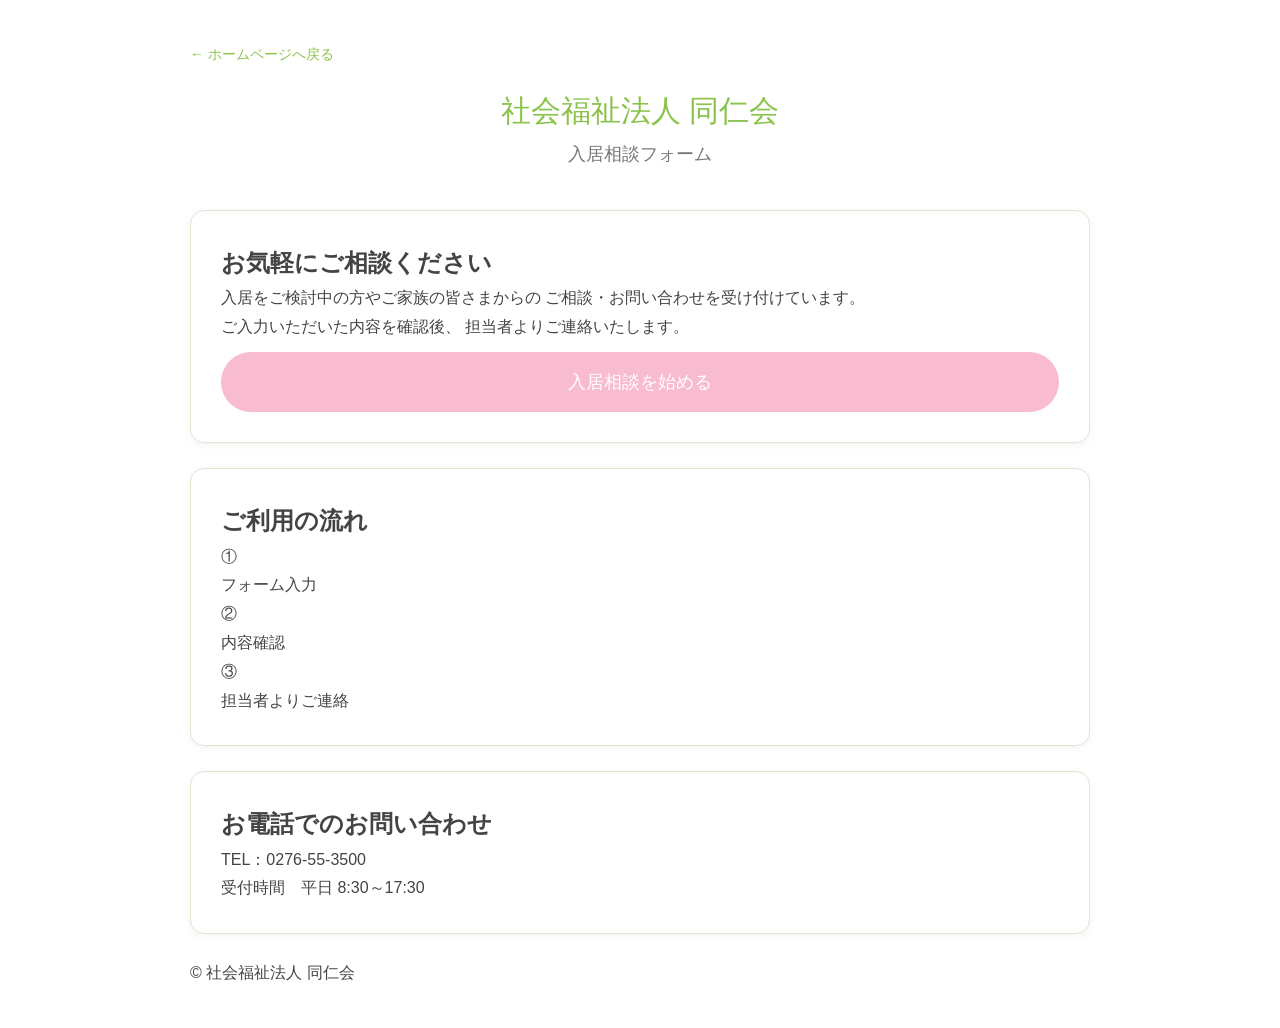
<file: index.html>
<!DOCTYPE html>
<html lang="ja">

<head>
    <meta charset="UTF-8">
    <meta name="viewport" content="width=device-width, initial-scale=1.0">
    <title>入居相談フォーム | 社会福祉法人 同仁会</title>

    <meta name="description" content="社会福祉法人同仁会 入居相談フォーム">

    <link rel="stylesheet" href="style.css">
</head>

<body>

    <div class="portal-container">

        <header>

            <div class="back-link">
                <a href="https://www.gunma-doujinkai.or.jp/">
                    ← ホームページへ戻る
                </a>
            </div>

            <div class="logo-area">
                <!-- 後でロゴ画像を追加 -->
                <!-- <img src="images/logo.png" alt="社会福祉法人 同仁会"> -->
            </div>

            <h1>社会福祉法人 同仁会</h1>

            <p class="sub-title">
                入居相談フォーム
            </p>

        </header>

        <main>

            <section class="welcome">

                <h2>お気軽にご相談ください</h2>

                <p>
                    入居をご検討中の方やご家族の皆さまからの
                    ご相談・お問い合わせを受け付けています。
                </p>

                <p>
                    ご入力いただいた内容を確認後、
                    担当者よりご連絡いたします。
                </p>

                <a href="pages/contact.html" class="start-button">
                    入居相談を始める
                </a>

            </section>

            <section class="guide">

                <h2>ご利用の流れ</h2>

                <div class="flow">

                    <div class="step">
                        <span>①</span><br>
                        フォーム入力
                    </div>

                    <div class="step">
                        <span>②</span><br>
                        内容確認
                    </div>

                    <div class="step">
                        <span>③</span><br>
                        担当者よりご連絡
                    </div>

                </div>

            </section>

            <section class="contact-info">

                <h2>お電話でのお問い合わせ</h2>

                <p class="phone">
                    TEL：0276-55-3500
                </p>

                <p>
                    受付時間　平日 8:30～17:30
                </p>

            </section>

        </main>

        <footer>

            <p>
                &copy; 社会福祉法人 同仁会
            </p>

        </footer>

    </div>

    <script src="script.js"></script>

</body>

</html>
</file>
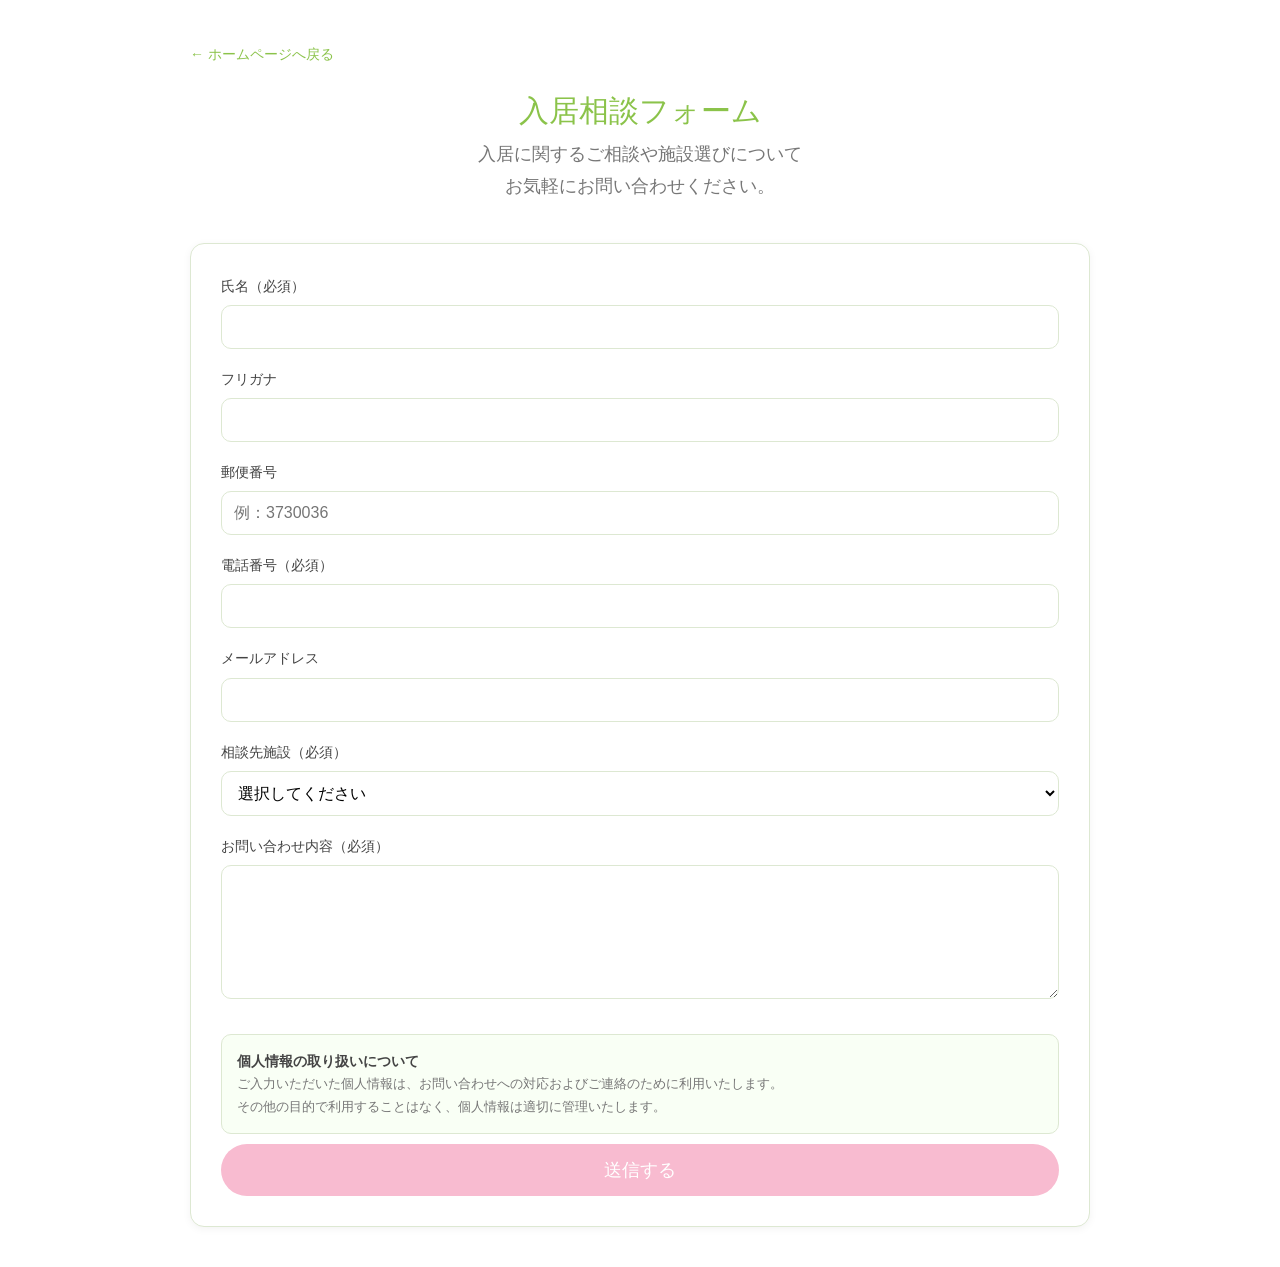
<file: pages/contact.html>
<!DOCTYPE html>
<html lang="ja">

<head>

<meta charset="UTF-8">
<meta name="viewport" content="width=device-width, initial-scale=1.0">

<title>入居相談フォーム</title>

<link rel="stylesheet" href="../style.css">

</head>


<body>


<div class="portal-container">


<header>


<div class="back-link">

<a href="../index.html">
← ホームページへ戻る
</a>

</div>


<h1>
入居相談フォーム
</h1>


<p class="sub-title">
入居に関するご相談や施設選びについて<br>
お気軽にお問い合わせください。
</p>


</header>



<main>


<section class="form-section">


<form id="contactForm">



<div class="form-group">

<label>
氏名（必須）
</label>

<input
type="text"
name="name"
required>

</div>



<div class="form-group">

<label>
フリガナ
</label>

<input
type="text"
name="kana">

</div>



<div class="form-group">

<label>
郵便番号
</label>

<input
type="text"
name="zipcode"
placeholder="例：3730036">

</div>



<div class="form-group">

<label>
電話番号（必須）
</label>

<input
type="tel"
name="tel"
required>

</div>



<div class="form-group">

<label>
メールアドレス
</label>

<input
type="email"
name="email">

</div>




<div class="form-group">

<label>
相談先施設（必須）
</label>


<select name="facility" required>


<option value="">
選択してください
</option>


<option value="太陽の家">
太陽の家
</option>


<option value="大泉園">
大泉園
</option>


<option value="鶴生田園">
鶴生田園
</option>


<option value="みづほの里">
みづほの里
</option>


<option value="西小泉愛">
西小泉愛
</option>


<option value="ゆう愛">
ゆう愛
</option>


<option value="ぐるっぺ絆">
ぐるっぺ絆
</option>


<option value="ふれあい太田">
ふれあい太田
</option>

<option value="ささら子の里">
ささら子の里
</option>
  
<option value="ケアハウスたかちほ">
ケアハウスたかちほ
</option>


<option value="サンライズさかいの">
サンライズさかいの
</option>


<option value="相談を聞いてほしい">
相談を聞いてほしい
</option>


</select>


</div>





<div class="form-group">

<label>
お問い合わせ内容（必須）
</label>


<textarea
name="message"
rows="6"
required></textarea>


</div>





<div class="privacy-box">


<p>
<strong>
個人情報の取り扱いについて
</strong>
</p>


<p>
ご入力いただいた個人情報は、お問い合わせへの対応およびご連絡のために利用いたします。
</p>


<p>
その他の目的で利用することはなく、個人情報は適切に管理いたします。
</p>


</div>





<button
type="submit"
class="start-button">

送信する

</button>



</form>


</section>


</main>


</div>



<script src="../script.js"></script>


</body>

</html>
</file>
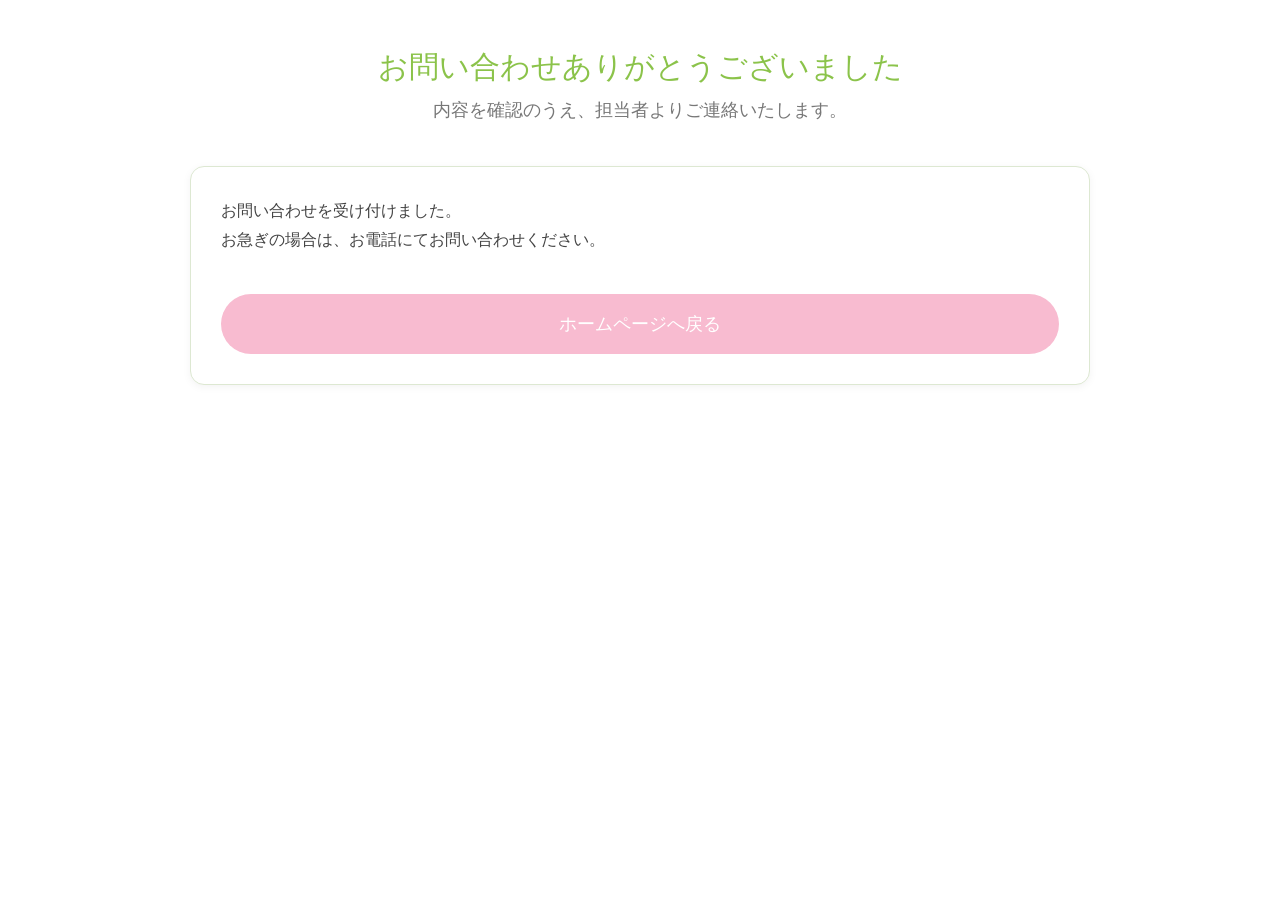
<file: pages/thanks.html>
<!DOCTYPE html>
<html lang="ja">

<head>

<meta charset="UTF-8">
<meta name="viewport" content="width=device-width, initial-scale=1.0">

<title>送信完了</title>

<link rel="stylesheet" href="../style.css">

</head>


<body>


<div class="portal-container">


<header>

<h1>
お問い合わせありがとうございました
</h1>


<p class="sub-title">
内容を確認のうえ、担当者よりご連絡いたします。
</p>

</header>



<main>


<section>


<p>
お問い合わせを受け付けました。
</p>


<p>
お急ぎの場合は、お電話にてお問い合わせください。
</p>


<br>


<a href="../index.html" class="start-button">
ホームページへ戻る
</a>


</section>


</main>


</div>


</body>

</html>
</file>
<file: style.css>
:root {

    --main-color: #8BC34A;
    --sub-color: #F1F8E9;

    --button-color: #F8BBD0;
    --button-hover: #F48FB1;

    --text-color: #444;
    --sub-text: #777;

    --border-color: #DDE8D2;

    --bg: #ffffff;

}


/* ==========================
   リセット
========================== */

* {

    margin: 0;
    padding: 0;
    box-sizing: border-box;

}



/* ==========================
   基本設定
========================== */

body {

    font-family: "メイリオ", Meiryo, sans-serif;

    background: var(--bg);

    color: var(--text-color);

    line-height: 1.8;

}




/* ==========================
   全体
========================== */

.portal-container {

    width: 90%;

    max-width: 900px;

    margin: 40px auto;

}




/* ==========================
   ヘッダー
========================== */

header {

    margin-bottom: 40px;

}



.back-link {

    margin-bottom: 15px;

}



.back-link a {

    color: var(--main-color);

    text-decoration: none;

    font-size: 14px;

}



.back-link a:hover {

    opacity: 0.7;

}



h1 {

    text-align: center;

    font-size: 30px;

    color: var(--main-color);

    font-weight: normal;

}



.sub-title {

    text-align: center;

    color: var(--sub-text);

    font-size: 18px;

}






/* ==========================
   セクション
========================== */

section {

    background: #fff;

    border: 1px solid var(--border-color);

    border-radius: 14px;

    padding: 30px;

    margin-bottom: 25px;

    box-shadow: 0 2px 8px rgba(0,0,0,0.05);

}







/* ==========================
   フォーム
========================== */


.form-group {

    margin-bottom: 18px;

}



label {

    display: block;

    margin-bottom: 6px;

    font-size: 14px;

    color: var(--text-color);

}




input,
select,
textarea {

    width: 100%;

    padding: 12px;

    border: 1px solid var(--border-color);

    border-radius: 10px;

    font-size: 16px;

    font-family: inherit;

    background: #fff;

}



input:focus,
select:focus,
textarea:focus {

    outline: none;

    border-color: var(--main-color);

    box-shadow: 0 0 0 2px rgba(139,195,74,0.2);

}







/* ==========================
   ボタン
========================== */


.start-button,
button[type="submit"] {


    display: inline-block;

    width: 100%;

    padding: 14px;

    margin-top: 10px;


    background: var(--button-color);

    color: #fff;


    border: none;

    border-radius: 30px;


    font-size: 18px;

    cursor: pointer;


    text-align: center;

    text-decoration: none;


    transition: 0.2s;


}




.start-button:hover,
button[type="submit"]:hover {


    background: var(--button-hover);

    transform: translateY(-2px);


}







/* ==========================
   個人情報表示
========================== */


.privacy-box {


    margin-top: 25px;


    padding: 15px;


    background: #F9FFF5;


    border: 1px solid var(--border-color);


    border-radius: 10px;


    font-size: 13px;


    color: var(--sub-text);


    line-height: 1.7;


}




.privacy-box strong {


    color: var(--text-color);


    font-size: 14px;


}








/* ==========================
   スマホ対応
========================== */


@media (max-width:768px) {


    .portal-container {

        width: 92%;

        margin: 20px auto;

    }



    h1 {

        font-size: 24px;

    }



    .sub-title {

        font-size: 16px;

    }



    section {

        padding: 20px;

    }


}
</file>
